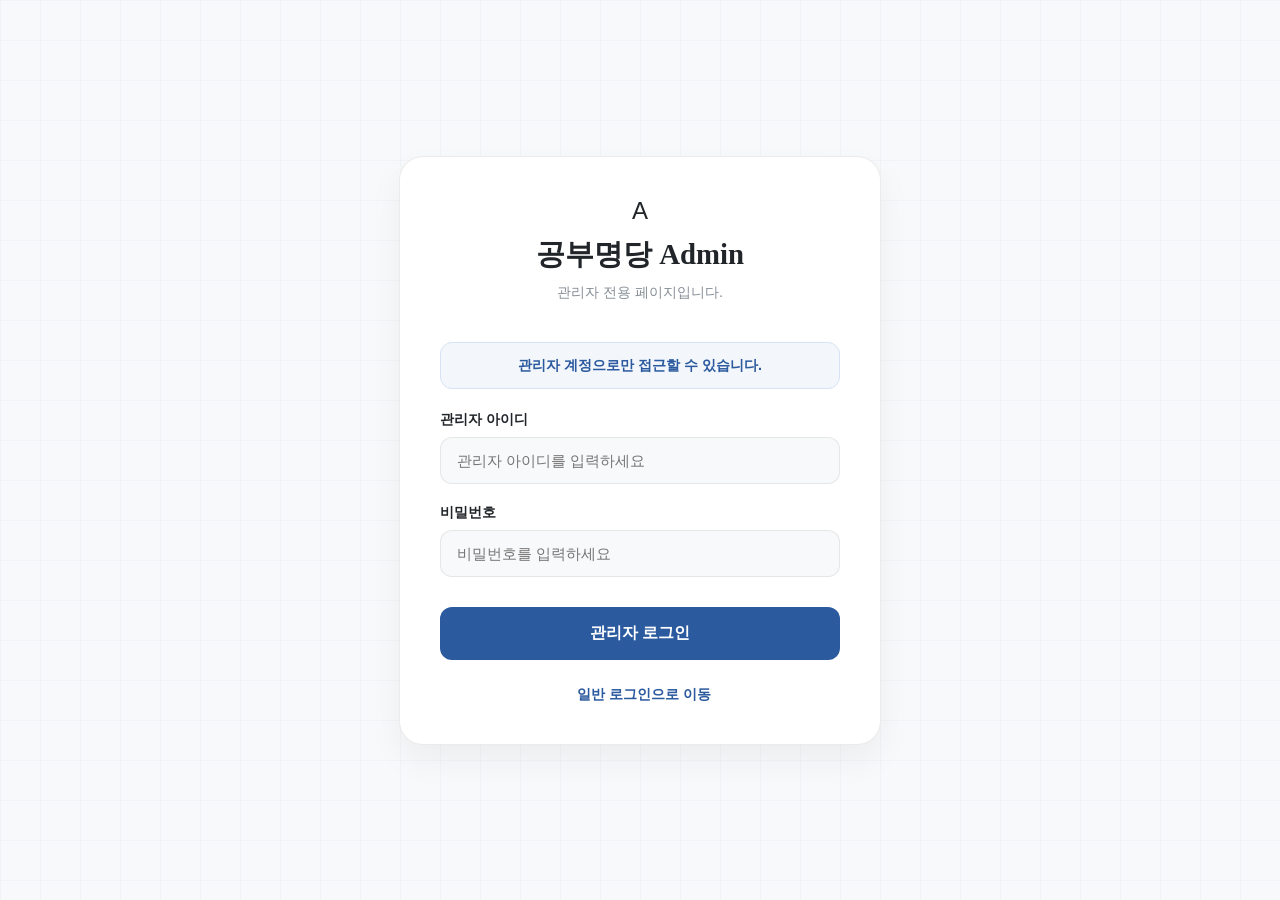
<file: html/adminlogin.html>
<!DOCTYPE html>
<html lang="ko">
<head>
    <meta charset="UTF-8">
    <meta name="viewport" content="width=device-width, initial-scale=1.0">
    <title>공부명당 - 관리자 로그인</title>
    <link rel="stylesheet" href="../css/global.css">
    <link rel="stylesheet" href="../css/login.css?v=20260603-adminlogin">
</head>
<body>
    <div class="grid-bg"></div>

    <div class="login-container admin-login-container">
        <div class="login-header" onclick="location.href='/main'">
            <div class="logo-badge">A</div>
            <h1 class="logo-text"><span>공부</span>명당 Admin</h1>
            <p class="login-subtitle">관리자 전용 페이지입니다.</p>
        </div>

        <form class="login-form" id="adminLoginForm">
            <div class="admin-login-notice">
                관리자 계정으로만 접근할 수 있습니다.
            </div>

            <div class="input-group">
                <label for="adminId">관리자 아이디</label>
                <input type="text" id="adminId" placeholder="관리자 아이디를 입력하세요" required>
            </div>
            <div class="input-group">
                <label for="adminPw">비밀번호</label>
                <input type="password" id="adminPw" placeholder="비밀번호를 입력하세요" required>
            </div>
            <button type="submit" class="login-btn">관리자 로그인</button>
        </form>

        <div class="login-footer">
            <a href="/login">일반 로그인으로 이동</a>
        </div>
    </div>

    <script src="../js/adminlogin.js?v=20260603-adminlogin"></script>
</body>
</html>
</file>
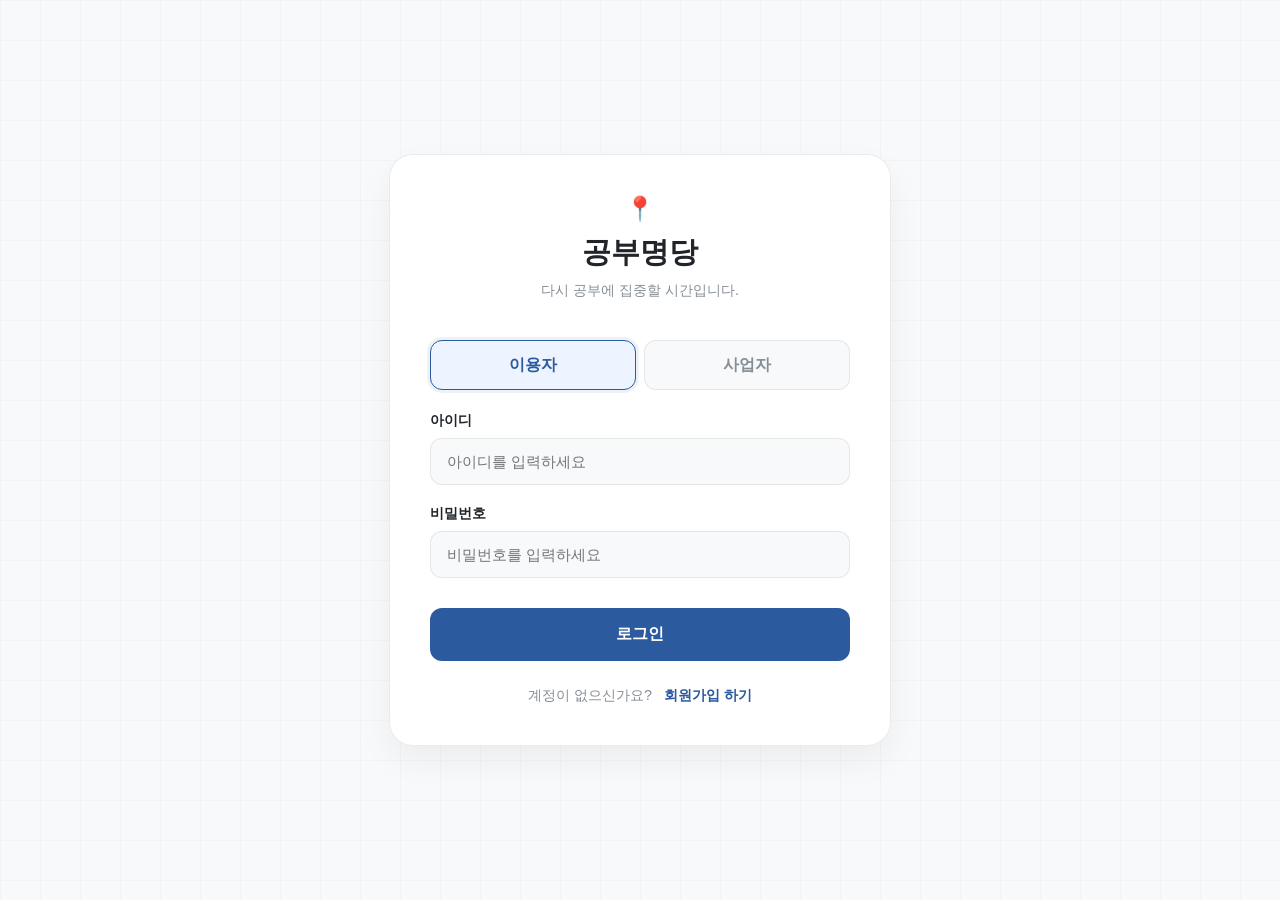
<file: html/login.html>
<!DOCTYPE html>
<html lang="ko">
<head>
    <meta charset="UTF-8">
    <meta name="viewport" content="width=device-width, initial-scale=1.0">
    <title>공부명당 — 로그인</title>
    <link rel="stylesheet" href="../css/global.css">
    <link rel="stylesheet" href="../css/login.css">
</head>
<body>
    <div class="grid-bg"></div>
    
    <div class="login-container">
        <div class="login-header" onclick="location.href='/main'">
            <div class="logo-badge">📍</div>
            <h1 class="logo-text"><span>공부</span>명당</h1>
            <p class="login-subtitle">다시 공부에 집중할 시간입니다.</p>
        </div>

        <form class="login-form" id="loginForm">
            <div class="account-type-group" role="radiogroup" aria-label="로그인 유형">
                <label class="account-type-card active">
                    <input type="radio" name="loginType" value="user" checked>
                    <span>이용자</span>
                </label>
                <label class="account-type-card">
                    <input type="radio" name="loginType" value="owner">
                    <span>사업자</span>
                </label>
            </div>

            <div class="input-group">
                <label for="userId">아이디</label>
                <input type="text" id="userId" placeholder="아이디를 입력하세요" required>
            </div>
            <div class="input-group">
                <label for="userPw">비밀번호</label>
                <input type="password" id="userPw" placeholder="비밀번호를 입력하세요" required>
            </div>
            <button type="submit" class="login-btn">로그인</button>
        </form>

        <div class="login-footer">
            <span>계정이 없으신가요?</span>
            <a href="/join">회원가입 하기</a>
        </div>
    </div>

    <script src="../js/login.js"></script>
</body>
</html>
</file>
<file: css/global.css>
:root {
    /* 배경: 완전 검정 대신 눈이 편한 웜 그레이/베이지 톤 */
    --bg: #f8f9fa; 
    /* 표면: 흰색 종이 느낌 */
    --surface: #ffffff;
    /* 보조 표면: 연한 회색 */
    --surface2: #f1f3f5;
    /* 테두리: 은은한 구분선 */
    --border: rgba(0, 0, 0, 0.08);
    
    /* 포인트 컬러: 집중력을 높이는 '딥 블루'와 '포레스트 그린' */
    --accent: #2b5a9e;  /* 신뢰감을 주는 블루 */
    --accent2: #51cf66; /* 눈이 편한 그린 */
    --accent3: #fcc419; /* 강조용 옐로우 */
    
    /* 텍스트: 완전 검정 대신 짙은 회색 (가독성 최적화) */
    --text: #212529;
    --muted: #868e96;
  }
  body {
    background: var(--bg);
    color: var(--text);
    font-family: 'Noto Sans KR', sans-serif;
    margin: 0;
  }
  
  /* 배경 그리드도 연하게 변경 */
  .grid-bg {
    position: fixed; inset: 0;
    background-image: 
      linear-gradient(rgba(43, 90, 158, 0.03) 1px, transparent 1px),
      linear-gradient(90deg, rgba(43, 90, 158, 0.03) 1px, transparent 1px);
    background-size: 40px 40px;
    pointer-events: none; z-index: -1;
  }
</file>
<file: css/login.css>
/* 중앙 정렬 컨테이너 */
body {
    display: flex;
    align-items: center;
    justify-content: center;
    min-height: 100vh;
    margin: 0;
}

.login-container {
    background: var(--surface);
    width: 100%;
    max-width: 420px;
    padding: 40px;
    border-radius: 24px;
    border: 1px solid var(--border);
    box-shadow: 0 15px 35px rgba(0, 0, 0, 0.05);
    z-index: 10;
}

.admin-login-container {
    max-width: 400px;
}

.admin-login-notice {
    padding: 13px 14px;
    margin-bottom: 22px;
    border: 1px solid #d7e3f4;
    border-radius: 12px;
    background: #f3f7fc;
    color: var(--accent);
    font-size: 0.9rem;
    font-weight: 800;
    text-align: center;
}

.account-type-group {
    display: grid;
    grid-template-columns: repeat(2, minmax(0, 1fr));
    gap: 8px;
    margin-bottom: 22px;
}

.account-type-card {
    position: relative;
    display: flex;
    align-items: center;
    justify-content: center;
    min-height: 48px;
    border: 1px solid var(--border);
    border-radius: 12px;
    background: var(--bg);
    color: var(--muted);
    font-weight: 800;
    cursor: pointer;
    transition: 0.2s;
}

.account-type-card input {
    position: absolute;
    opacity: 0;
    pointer-events: none;
}

.account-type-card.active {
    border-color: var(--accent);
    background: #edf4ff;
    color: var(--accent);
    box-shadow: 0 0 0 3px rgba(43, 90, 158, 0.08);
}

/* 헤더 & 로고 */
.login-header {
    text-align: center;
    margin-bottom: 40px;
    cursor: pointer;
}

.login-header .logo-badge {
    display: inline-block;
    margin-bottom: 10px;
    font-size: 1.5rem;
}

.login-header h1 {
    font-family: 'Gmarket Sans';
    font-size: 1.8rem;
    color: var(--text);
    margin: 0 0 8px 0;
}

.login-subtitle {
    color: var(--muted);
    font-size: 0.9rem;
    margin: 0;
}

/* 입력 폼 공통 */
.input-group {
    margin-bottom: 20px;
}

.input-group label {
    display: block;
    font-size: 0.85rem;
    font-weight: 700;
    color: var(--text);
    margin-bottom: 8px;
    text-align: left;
}

.input-group input,
.input-group select {
    width: 100%;
    padding: 14px 16px;
    border: 1px solid var(--border);
    border-radius: 12px;
    background: var(--bg);
    color: var(--text);
    font-size: 0.95rem;
    transition: 0.2s;
    box-sizing: border-box; /* 패딩 포함 크기 계산 */
}

.input-group input:focus,
.input-group select:focus {
    outline: none;
    border-color: var(--accent);
    box-shadow: 0 0 0 3px rgba(43, 90, 158, 0.1);
}

.owner-fields {
    padding: 16px;
    margin-bottom: 18px;
    border: 1px solid var(--border);
    border-radius: 12px;
    background: var(--surface2);
}

.owner-fields .input-group:last-child {
    margin-bottom: 0;
}

/* 중복확인 버튼 영역 수정 (이미지 속 이슈 해결) */
.input-row {
    display: flex;
    gap: 8px;
    align-items: center; /* 세로 중앙 정렬 */
}

.input-row input {
    flex: 1; /* 인풋창이 남은 공간 다 차지 */
}

.duplicate-btn {
    white-space: nowrap; /* 글자 줄바꿈 방지 */
    height: 48px; /* 인풋창과 높이 맞춤 */
    padding: 0 15px;
    background: var(--surface2);
    border: 1px solid var(--border);
    border-radius: 10px;
    font-size: 0.8rem;
    font-weight: 700;
    color: var(--text);
    cursor: pointer;
    transition: 0.2s;
}

.duplicate-btn:hover {
    background: #e9ecef;
}

/* 가입하기/로그인 버튼 */
.login-btn {
    width: 100%;
    padding: 16px;
    background: var(--accent);
    color: white;
    border: none;
    border-radius: 12px;
    font-family: 'Gmarket Sans';
    font-weight: 700;
    font-size: 1rem;
    margin-top: 10px;
    cursor: pointer;
    transition: all 0.2s;
}

.login-btn:hover {
    filter: brightness(1.1);
    transform: translateY(-2px);
    box-shadow: 0 5px 15px rgba(43, 90, 158, 0.2);
}

/* 하단 체크박스 및 링크 */
.form-options {
    margin: 15px 0 25px 0;
    text-align: left;
}

.check-container {
    font-size: 0.85rem;
    color: var(--text);
    display: flex;
    align-items: center;
    gap: 8px;
    cursor: pointer;
}

.login-footer {
    text-align: center;
    margin-top: 25px;
    font-size: 0.9rem;
    color: var(--muted);
}

.login-footer a {
    color: var(--accent);
    font-weight: 700;
    text-decoration: none;
    margin-left: 8px;
}
</file>
